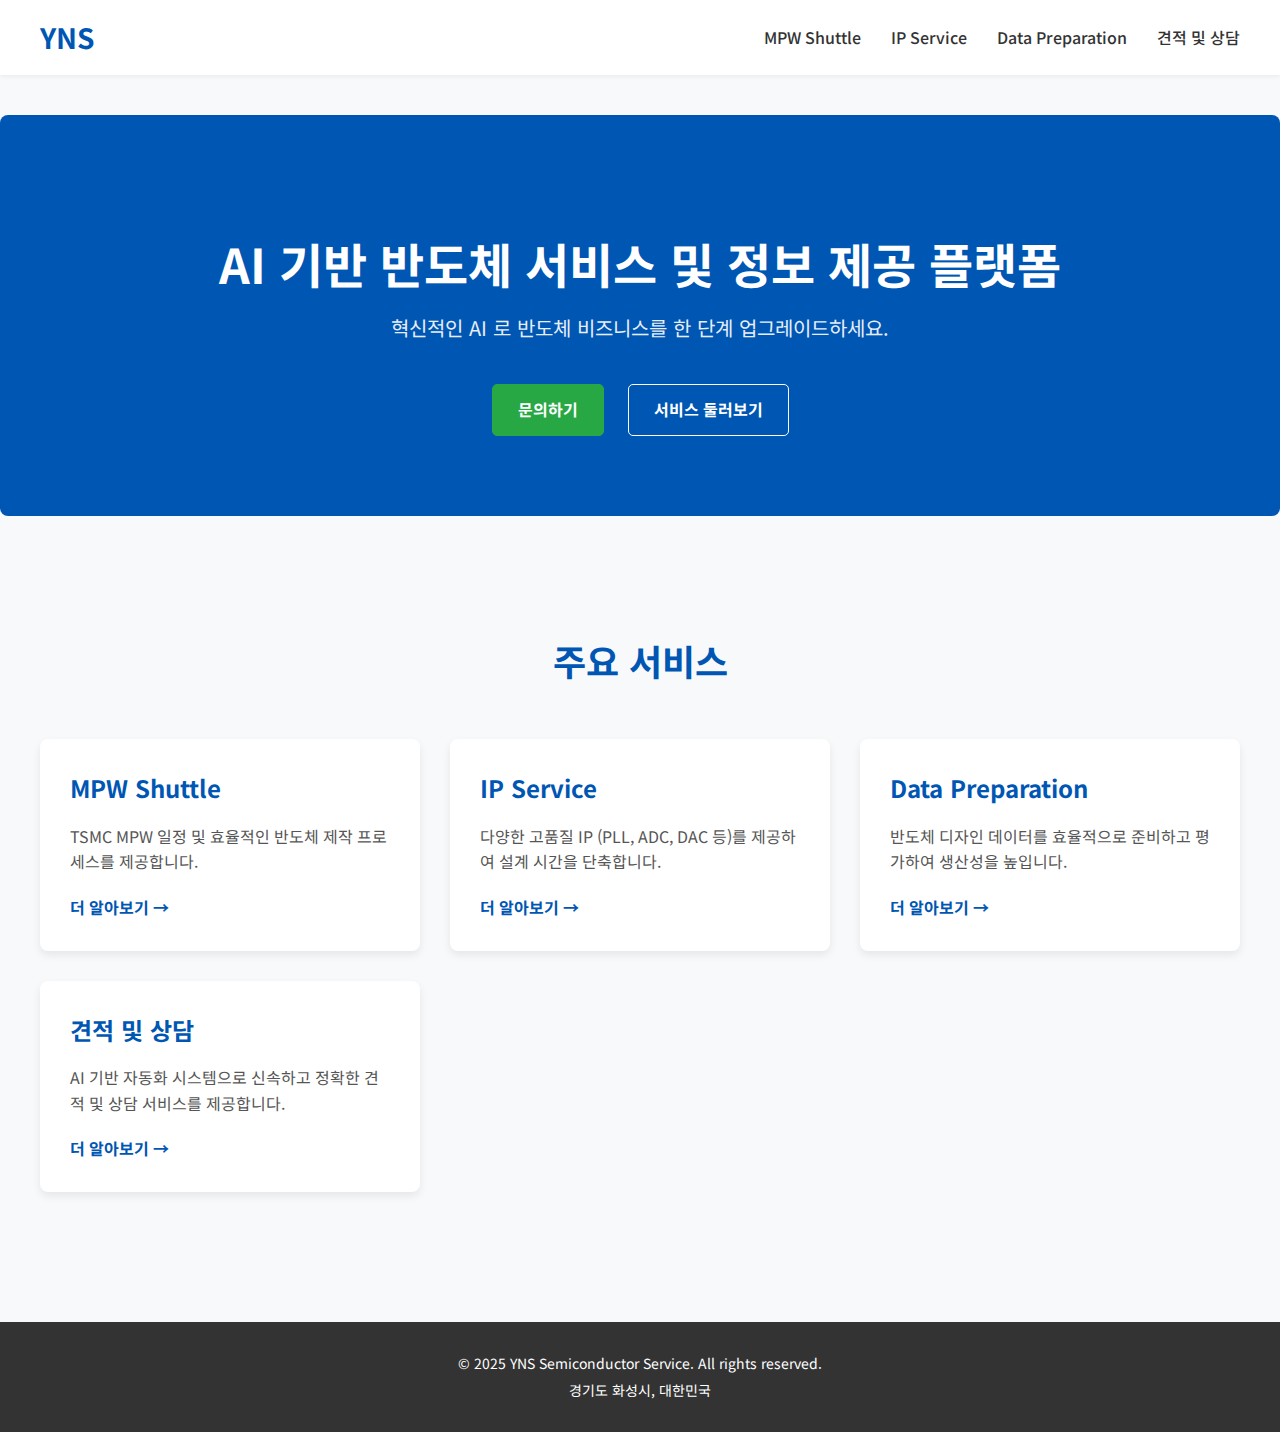
<file: index.html>
<!DOCTYPE html>
<html lang="ko">
<head>
    <meta charset="UTF-8">
    <meta name="viewport" content="width=device-width, initial-scale=1.0">
    <title>YNS 반도체 서비스 플랫폼</title>
    <link rel="stylesheet" href="style.css">
    <link href="https://fonts.googleapis.com/css2?family=Noto+Sans+KR:wght@400;700&display=swap" rel="stylesheet">
</head>
<body>
    <header>
        <div class="container">
            <h1 class="logo"><a href="index.html">YNS</a></h1>
            <nav>
                <ul>
                    <li><a href="mpw.html">MPW Shuttle</a></li>
                    <li><a href="ip.html">IP Service</a></li>
                    <li><a href="data-prep.html">Data Preparation</a></li>
                    <li><a href="contact.html">견적 및 상담</a></li>
                </ul>
            </nav>
        </div>
    </header>

    <main>
        <section class="hero">
            <div class="container">
                <h2>AI 기반 반도체 서비스 및 정보 제공 플랫폼</h2>
                <p>혁신적인 AI 로 반도체 비즈니스를 한 단계 업그레이드하세요.</p>
                <div class="cta-buttons">
                    <a href="contact.html" class="btn primary">문의하기</a>
                    <a href="mpw.html" class="btn secondary">서비스 둘러보기</a>
                </div>
            </div>
        </section>

        <section class="features">
            <div class="container">
                <h3>주요 서비스</h3>
                <div class="feature-grid">
                    <div class="feature-item">
                        <h4>MPW Shuttle</h4>
                        <p>TSMC MPW 일정 및 효율적인 반도체 제작 프로세스를 제공합니다.</p>
                        <a href="mpw.html" class="link-more">더 알아보기 &rarr;</a>
                    </div>
                    <div class="feature-item">
                        <h4>IP Service</h4>
                        <p>다양한 고품질 IP (PLL, ADC, DAC 등)를 제공하여 설계 시간을 단축합니다.</p>
                        <a href="ip.html" class="link-more">더 알아보기 &rarr;</a>
                    </div>
                    <div class="feature-item">
                        <h4>Data Preparation</h4>
                        <p>반도체 디자인 데이터를 효율적으로 준비하고 평가하여 생산성을 높입니다.</p>
                        <a href="data-prep.html" class="link-more">더 알아보기 &rarr;</a>
                    </div>
                    <div class="feature-item">
                        <h4>견적 및 상담</h4>
                        <p>AI 기반 자동화 시스템으로 신속하고 정확한 견적 및 상담 서비스를 제공합니다.</p>
                        <a href="contact.html" class="link-more">더 알아보기 &rarr;</a>
                    </div>
                </div>
            </div>
        </section>
    </main>

    <footer>
        <div class="container">
            <p>&copy; 2025 YNS Semiconductor Service. All rights reserved.</p>
            <p>경기도 화성시, 대한민국</p>
        </div>
    </footer>
</body>
</html>
</file>
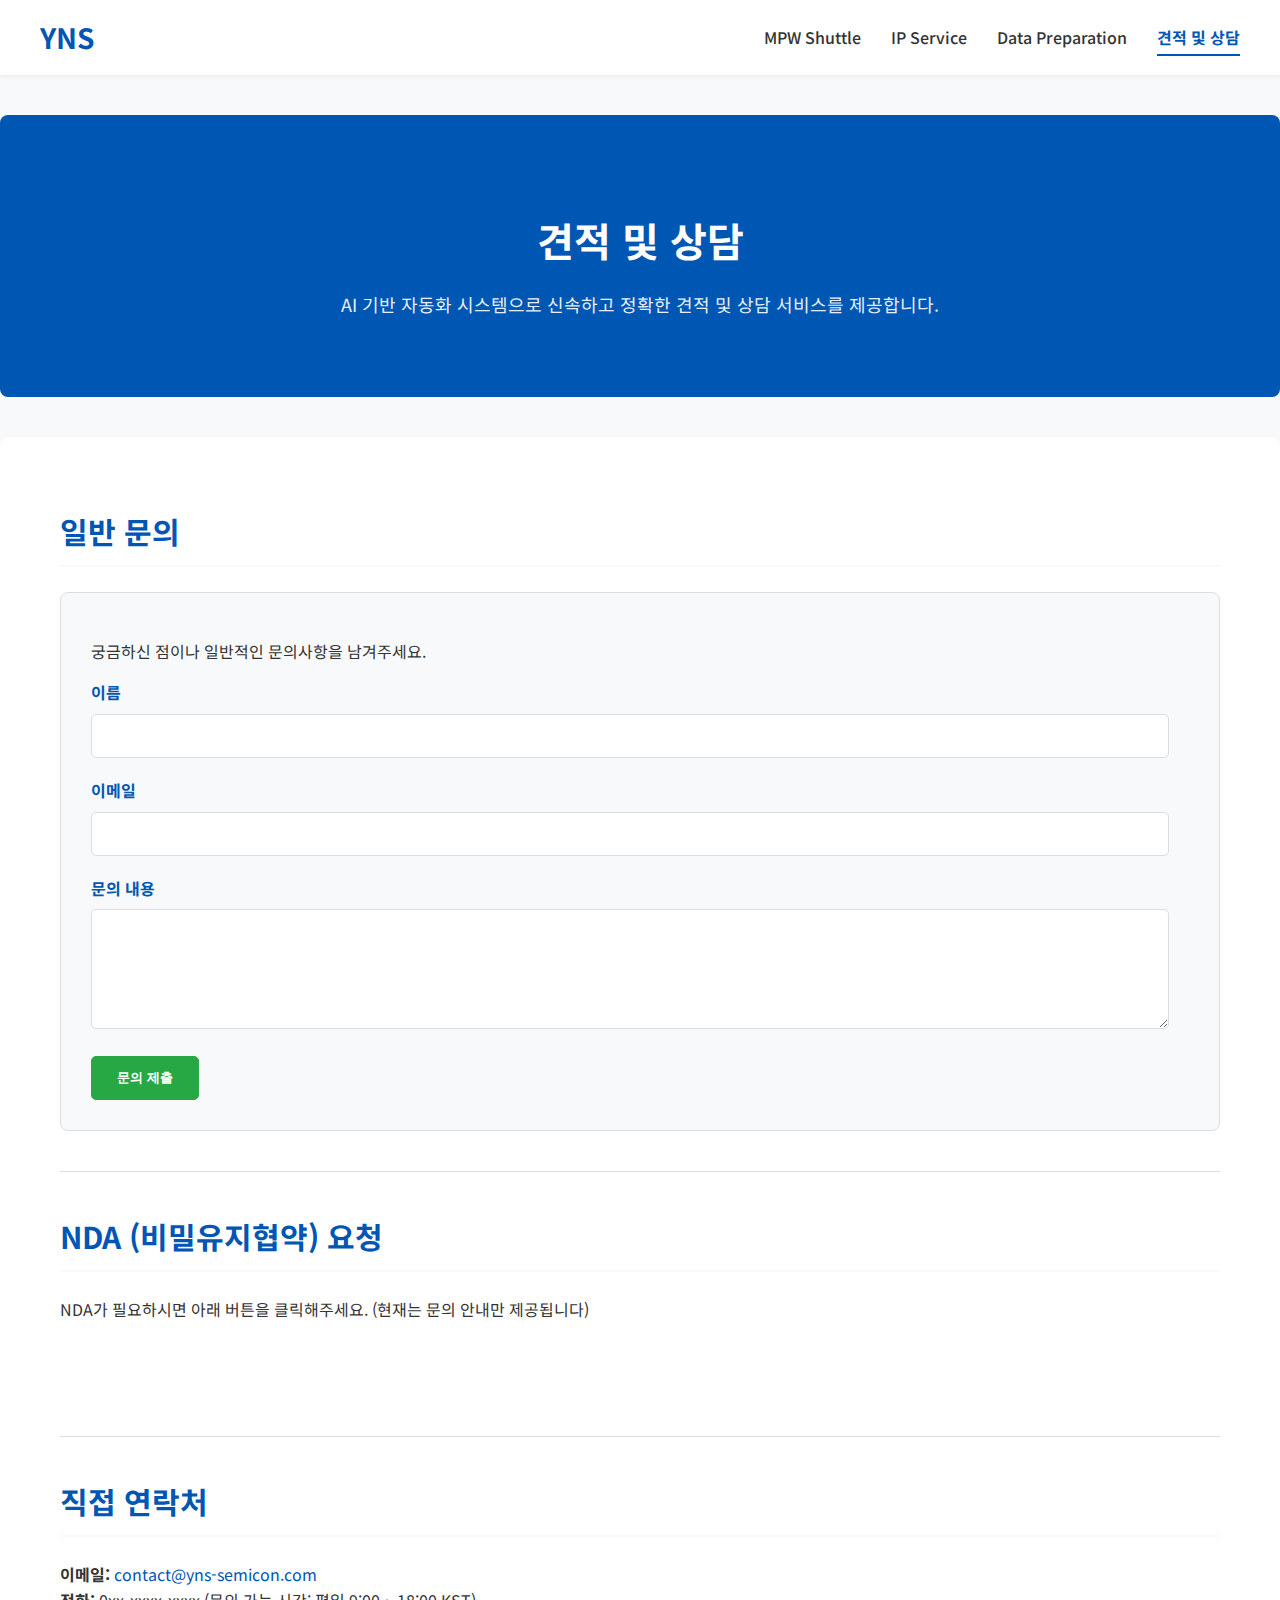
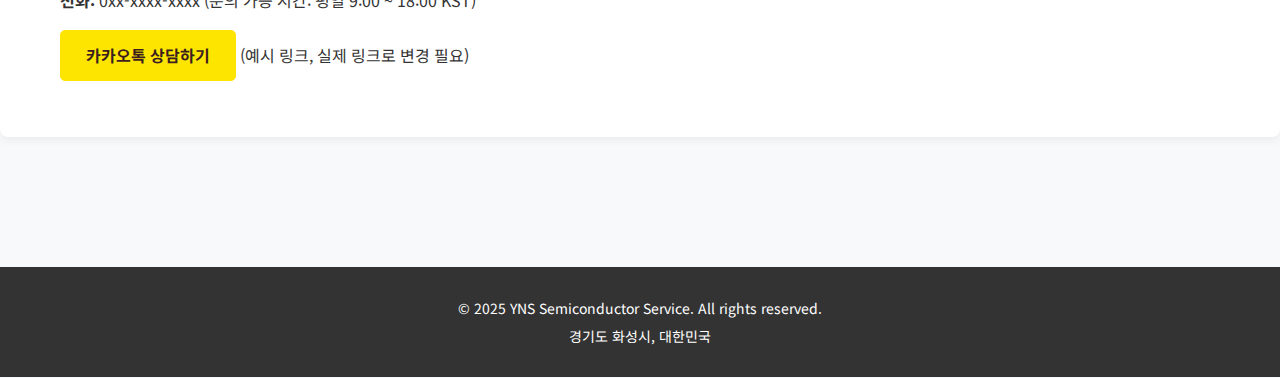
<file: contact.html>
<!DOCTYPE html>
<html lang="ko">
<head>
    <meta charset="UTF-8">
    <meta name="viewport" content="width=device-width, initial-scale=1.0">
    <title>견적 및 상담 - YNS 반도체 서비스 플랫폼</title>
    <link rel="stylesheet" href="style.css">
    <link href="https://fonts.googleapis.com/css2?family=Noto+Sans+KR:wght@400;700&display=swap" rel="stylesheet">
</head>
<body>
    <header>
        <div class="container">
            <h1 class="logo"><a href="index.html">YNS</a></h1>
            <nav>
                <ul>
                    <li><a href="mpw.html">MPW Shuttle</a></li>
                    <li><a href="ip.html">IP Service</a></li>
                    <li><a href="data-prep.html">Data Preparation</a></li>
                    <li><a href="contact.html" class="current">견적 및 상담</a></li>
                </ul>
            </nav>
        </div>
    </header>

    <main>
        <section class="page-header">
            <div class="container">
                <h2>견적 및 상담</h2>
                <p>AI 기반 자동화 시스템으로 신속하고 정확한 견적 및 상담 서비스를 제공합니다.</p>
            </div>
        </section>

        <section class="content-section">
            <div class="container">
                <h3>일반 문의</h3>
                <form class="contact-form" action="javascript:void(0);" onsubmit="alert('문의가 접수되었습니다. 담당자가 곧 연락드리겠습니다.'); this.reset();">
                    <p>궁금하신 점이나 일반적인 문의사항을 남겨주세요.</p>
                    <div class="form-group">
                        <label for="name">이름</label>
                        <input type="text" id="name" name="name" required>
                    </div>
                    <div class="form-group">
                        <label for="email">이메일</label>
                        <input type="email" id="email" name="email" required>
                    </div>
                    <div class="form-group">
                        <label for="message">문의 내용</label>
                        <textarea id="message" name="message" rows="5" required></textarea>
                    </div>
                    <button type="submit" class="btn primary">문의 제출</button>
                </form>

                <hr class="divider">

                <h3>NDA (비밀유지협약) 요청</h3>
                <p>NDA가 필요하시면 아래 버튼을 클릭해주세요. (현재는 문의 안내만 제공됩니다)</p>
                <div class="center-btn">
                    <button onclick="alert('NDA 전자서명 기능은 현재 준비 중입니다. 자세한 내용은 문의하기를 이용해주세요.');" class="btn secondary">NDA 요청</button>
                </div>

                <hr class="divider">

                <h3>직접 연락처</h3>
                <p>
                    <strong>이메일:</strong> <a href="mailto:contact@yns-semicon.com">contact@yns-semicon.com</a><br>
                    <strong>전화:</strong> 0xx-xxxx-xxxx (문의 가능 시간: 평일 9:00 ~ 18:00 KST)
                </p>
                <p>
                    <a href="https://pf.kakao.com/_xxxxxx" target="_blank" class="btn kakao">카카오톡 상담하기</a> (예시 링크, 실제 링크로 변경 필요)
                </p>
            </div>
        </section>
    </main>

    <footer>
        <div class="container">
            <p>&copy; 2025 YNS Semiconductor Service. All rights reserved.</p>
            <p>경기도 화성시, 대한민국</p>
        </div>
    </footer>

    <script>
        // URL 파라미터에 따라 문의 폼에 기본값 설정 (선택 사항)
        document.addEventListener('DOMContentLoaded', function() {
            const params = new URLSearchParams(window.location.search);
            const service = params.get('service');
            if (service) {
                const messageField = document.getElementById('message');
                if (messageField) {
                    let defaultMessage = '';
                    switch(service) {
                        case 'mpw':
                            defaultMessage = 'MPW Shuttle 서비스 일정 및 상세 견적에 대해 문의드립니다.';
                            break;
                        case 'ip':
                            defaultMessage = 'IP 카탈로그 및 Datasheet, 시뮬레이션 환경에 대해 문의드립니다.';
                            break;
                        case 'data-prep':
                            defaultMessage = 'Data Preparation 서비스 및 파일 업로드 방법에 대해 문의드립니다.';
                            break;
                    }
                    messageField.value = defaultMessage;
                }
            }
        });
    </script>
</body>
</html>
</file>
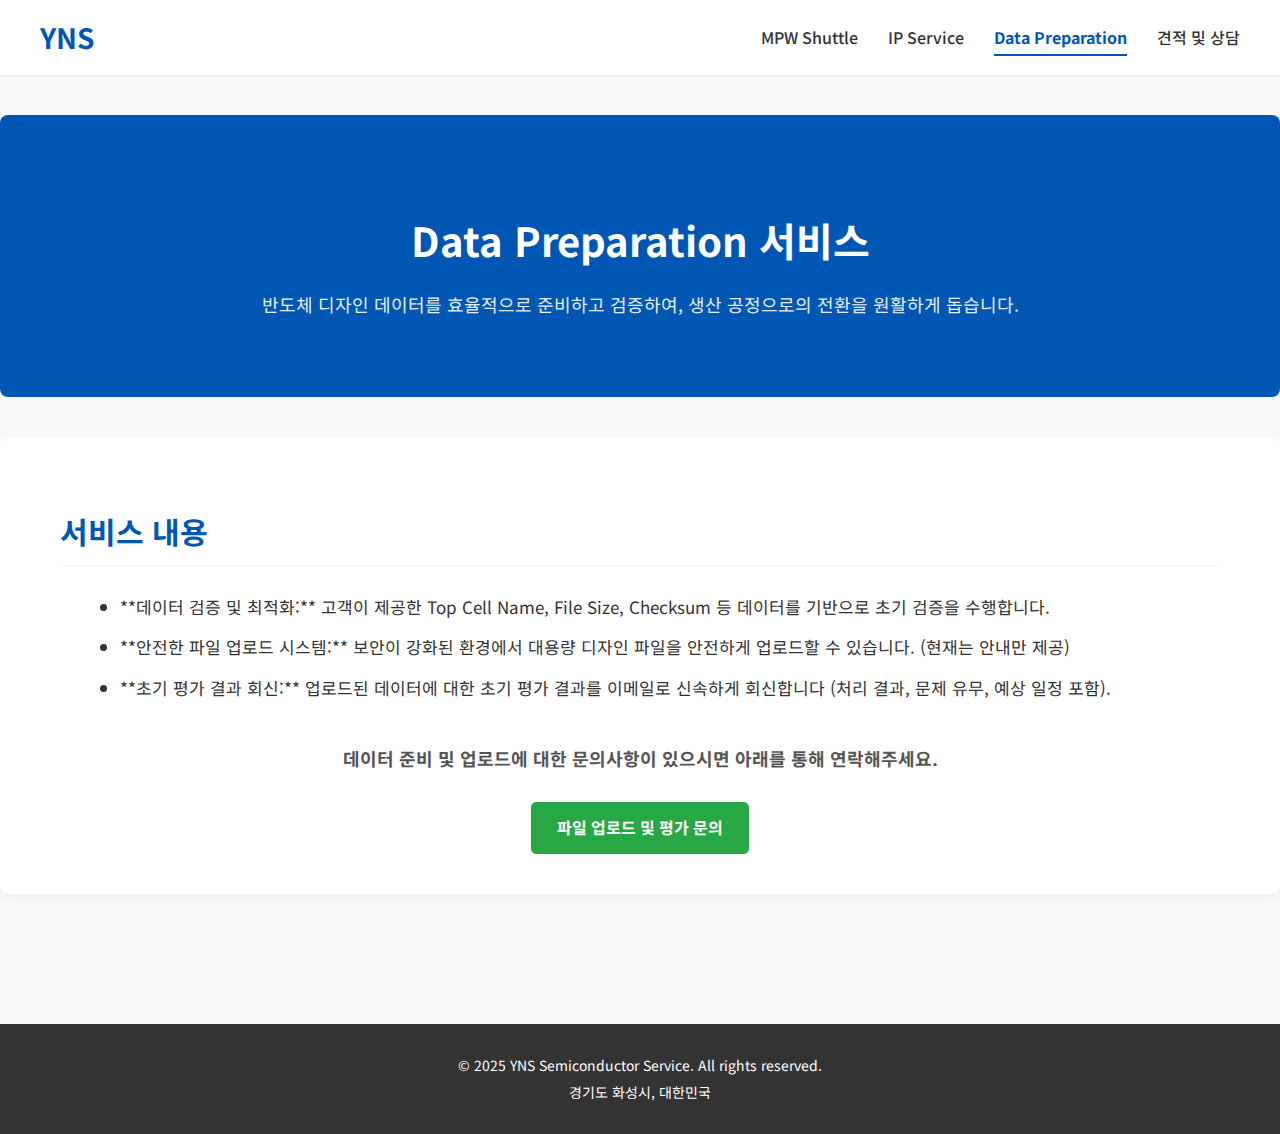
<file: data-prep.html>
<!DOCTYPE html>
<html lang="ko">
<head>
    <meta charset="UTF-8">
    <meta name="viewport" content="width=device-width, initial-scale=1.0">
    <title>Data Preparation - YNS 반도체 서비스 플랫폼</title>
    <link rel="stylesheet" href="style.css">
    <link href="https://fonts.googleapis.com/css2?family=Noto+Sans+KR:wght@400;700&display=swap" rel="stylesheet">
</head>
<body>
    <header>
        <div class="container">
            <h1 class="logo"><a href="index.html">YNS</a></h1>
            <nav>
                <ul>
                    <li><a href="mpw.html">MPW Shuttle</a></li>
                    <li><a href="ip.html">IP Service</a></li>
                    <li><a href="data-prep.html" class="current">Data Preparation</a></li>
                    <li><a href="contact.html">견적 및 상담</a></li>
                </ul>
            </nav>
        </div>
    </header>

    <main>
        <section class="page-header">
            <div class="container">
                <h2>Data Preparation 서비스</h2>
                <p>반도체 디자인 데이터를 효율적으로 준비하고 검증하여, 생산 공정으로의 전환을 원활하게 돕습니다.</p>
            </div>
        </section>

        <section class="content-section">
            <div class="container">
                <h3>서비스 내용</h3>
                <ul>
                    <li>**데이터 검증 및 최적화:** 고객이 제공한 Top Cell Name, File Size, Checksum 등 데이터를 기반으로 초기 검증을 수행합니다.</li>
                    <li>**안전한 파일 업로드 시스템:** 보안이 강화된 환경에서 대용량 디자인 파일을 안전하게 업로드할 수 있습니다. (현재는 안내만 제공)</li>
                    <li>**초기 평가 결과 회신:** 업로드된 데이터에 대한 초기 평가 결과를 이메일로 신속하게 회신합니다 (처리 결과, 문제 유무, 예상 일정 포함).</li>
                </ul>
                <p class="cta-text">데이터 준비 및 업로드에 대한 문의사항이 있으시면 아래를 통해 연락해주세요.</p>
                <div class="center-btn">
                    <a href="contact.html?service=data-prep" class="btn primary">파일 업로드 및 평가 문의</a>
                </div>
            </div>
        </section>
    </main>

    <footer>
        <div class="container">
            <p>&copy; 2025 YNS Semiconductor Service. All rights reserved.</p>
            <p>경기도 화성시, 대한민국</p>
        </div>
    </footer>
</body>
</html>
</file>
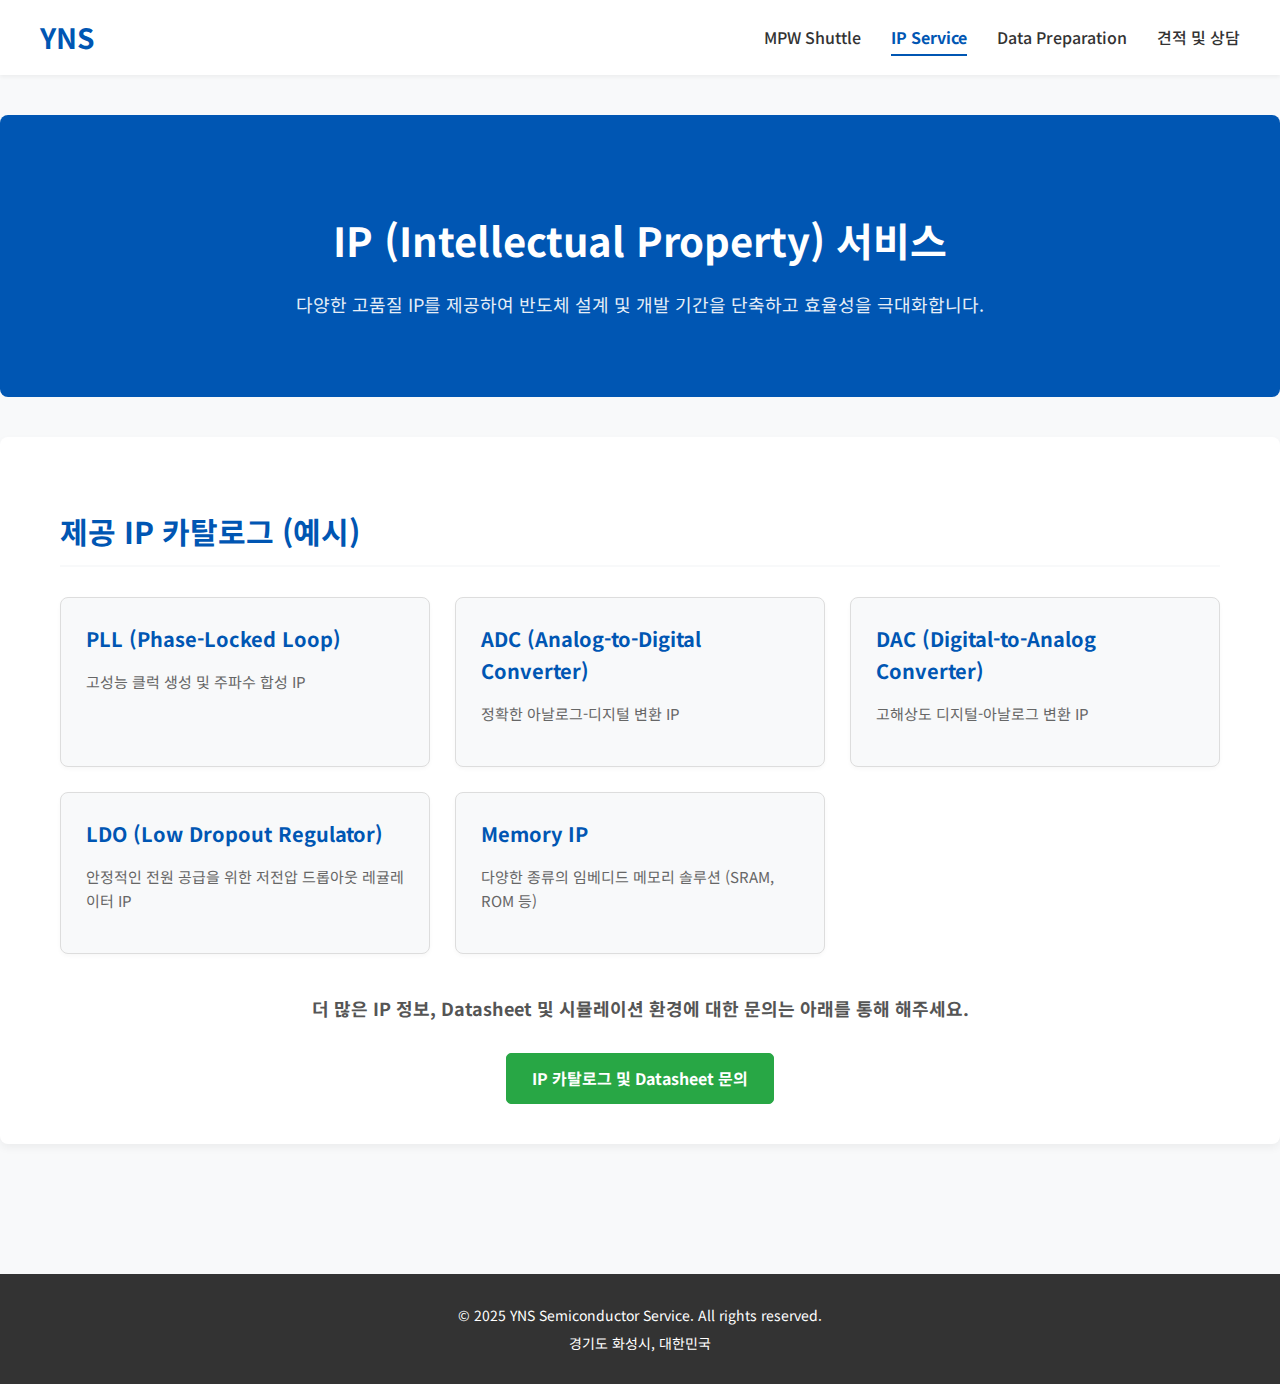
<file: ip.html>
<!DOCTYPE html>
<html lang="ko">
<head>
    <meta charset="UTF-8">
    <meta name="viewport" content="width=device-width, initial-scale=1.0">
    <title>IP Service - YNS 반도체 서비스 플랫폼</title>
    <link rel="stylesheet" href="style.css">
    <link href="https://fonts.googleapis.com/css2?family=Noto+Sans+KR:wght@400;700&display=swap" rel="stylesheet">
</head>
<body>
    <header>
        <div class="container">
            <h1 class="logo"><a href="index.html">YNS</a></h1>
            <nav>
                <ul>
                    <li><a href="mpw.html">MPW Shuttle</a></li>
                    <li><a href="ip.html" class="current">IP Service</a></li>
                    <li><a href="data-prep.html">Data Preparation</a></li>
                    <li><a href="contact.html">견적 및 상담</a></li>
                </ul>
            </nav>
        </div>
    </header>

    <main>
        <section class="page-header">
            <div class="container">
                <h2>IP (Intellectual Property) 서비스</h2>
                <p>다양한 고품질 IP를 제공하여 반도체 설계 및 개발 기간을 단축하고 효율성을 극대화합니다.</p>
            </div>
        </section>

        <section class="content-section">
            <div class="container">
                <h3>제공 IP 카탈로그 (예시)</h3>
                <div class="ip-list">
                    <div class="ip-item">
                        <h4>PLL (Phase-Locked Loop)</h4>
                        <p>고성능 클럭 생성 및 주파수 합성 IP</p>
                    </div>
                    <div class="ip-item">
                        <h4>ADC (Analog-to-Digital Converter)</h4>
                        <p>정확한 아날로그-디지털 변환 IP</p>
                    </div>
                    <div class="ip-item">
                        <h4>DAC (Digital-to-Analog Converter)</h4>
                        <p>고해상도 디지털-아날로그 변환 IP</p>
                    </div>
                    <div class="ip-item">
                        <h4>LDO (Low Dropout Regulator)</h4>
                        <p>안정적인 전원 공급을 위한 저전압 드롭아웃 레귤레이터 IP</p>
                    </div>
                    <div class="ip-item">
                        <h4>Memory IP</h4>
                        <p>다양한 종류의 임베디드 메모리 솔루션 (SRAM, ROM 등)</p>
                    </div>
                </div>
                <p class="cta-text">더 많은 IP 정보, Datasheet 및 시뮬레이션 환경에 대한 문의는 아래를 통해 해주세요.</p>
                <div class="center-btn">
                    <a href="contact.html?service=ip" class="btn primary">IP 카탈로그 및 Datasheet 문의</a>
                </div>
            </div>
        </section>
    </main>

    <footer>
        <div class="container">
            <p>&copy; 2025 YNS Semiconductor Service. All rights reserved.</p>
            <p>경기도 화성시, 대한민국</p>
        </div>
    </footer>
</body>
</html>
</file>
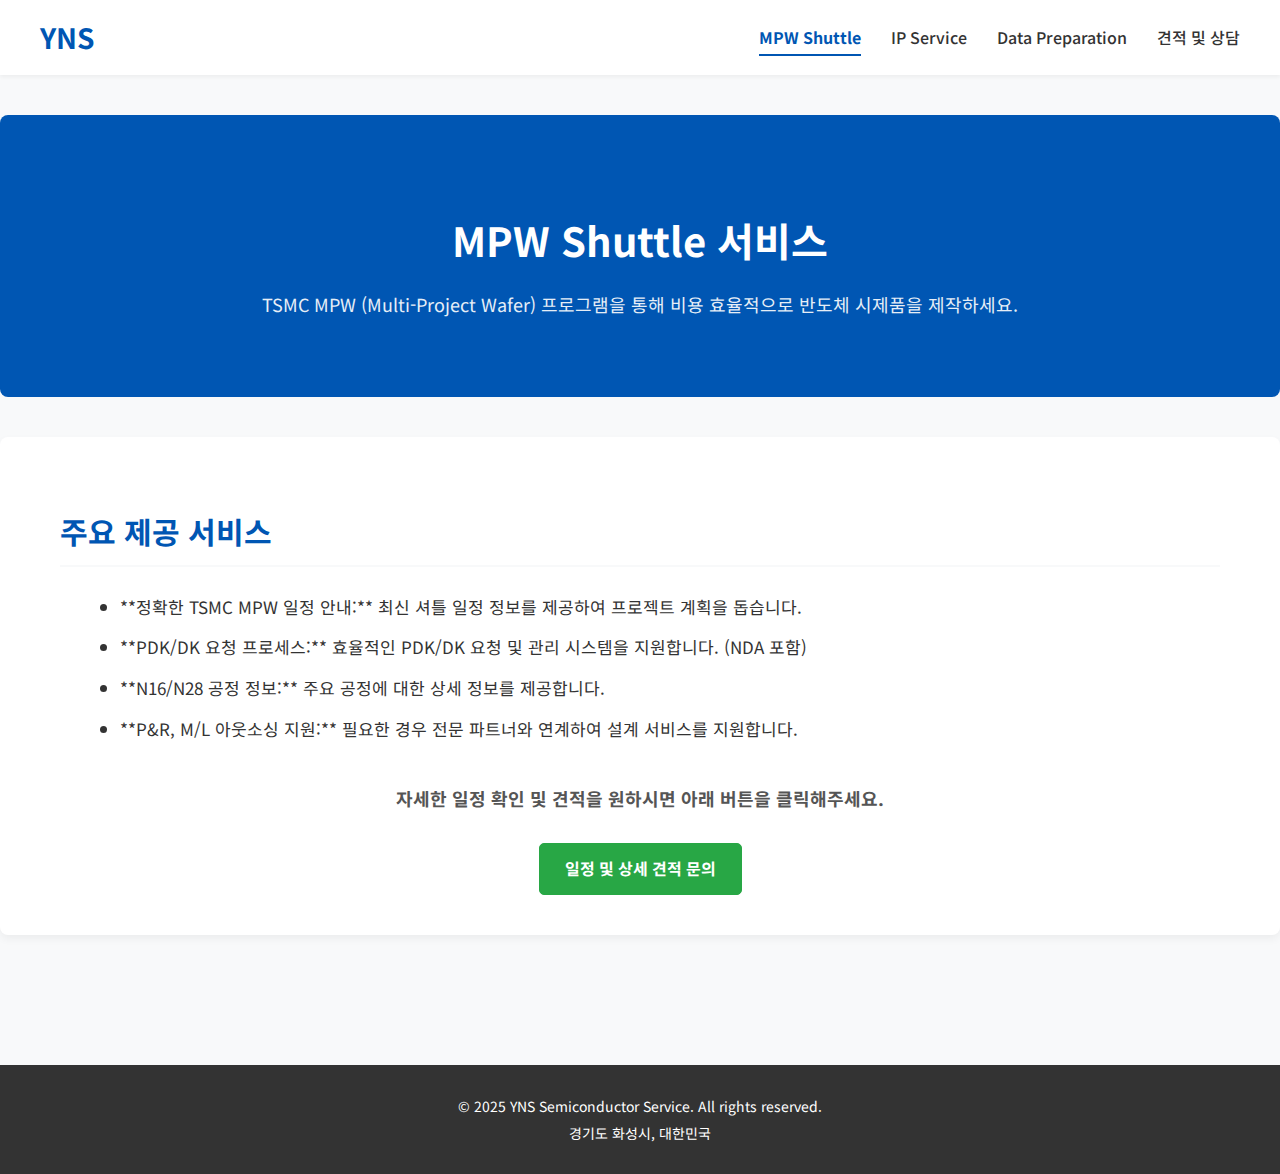
<file: mpw.html>
<!DOCTYPE html>
<html lang="ko">
<head>
    <meta charset="UTF-8">
    <meta name="viewport" content="width=device-width, initial-scale=1.0">
    <title>MPW Shuttle - YNS 반도체 서비스 플랫폼</title>
    <link rel="stylesheet" href="style.css">
    <link href="https://fonts.googleapis.com/css2?family=Noto+Sans+KR:wght@400;700&display=swap" rel="stylesheet">
</head>
<body>
    <header>
        <div class="container">
            <h1 class="logo"><a href="index.html">YNS</a></h1>
            <nav>
                <ul>
                    <li><a href="mpw.html" class="current">MPW Shuttle</a></li>
                    <li><a href="ip.html">IP Service</a></li>
                    <li><a href="data-prep.html">Data Preparation</a></li>
                    <li><a href="contact.html">견적 및 상담</a></li>
                </ul>
            </nav>
        </div>
    </header>

    <main>
        <section class="page-header">
            <div class="container">
                <h2>MPW Shuttle 서비스</h2>
                <p>TSMC MPW (Multi-Project Wafer) 프로그램을 통해 비용 효율적으로 반도체 시제품을 제작하세요.</p>
            </div>
        </section>

        <section class="content-section">
            <div class="container">
                <h3>주요 제공 서비스</h3>
                <ul>
                    <li>**정확한 TSMC MPW 일정 안내:** 최신 셔틀 일정 정보를 제공하여 프로젝트 계획을 돕습니다.</li>
                    <li>**PDK/DK 요청 프로세스:** 효율적인 PDK/DK 요청 및 관리 시스템을 지원합니다. (NDA 포함)</li>
                    <li>**N16/N28 공정 정보:** 주요 공정에 대한 상세 정보를 제공합니다.</li>
                    <li>**P&R, M/L 아웃소싱 지원:** 필요한 경우 전문 파트너와 연계하여 설계 서비스를 지원합니다.</li>
                </ul>
                <p class="cta-text">자세한 일정 확인 및 견적을 원하시면 아래 버튼을 클릭해주세요.</p>
                <div class="center-btn">
                    <a href="contact.html?service=mpw" class="btn primary">일정 및 상세 견적 문의</a>
                </div>
            </div>
        </section>
    </main>

    <footer>
        <div class="container">
            <p>&copy; 2025 YNS Semiconductor Service. All rights reserved.</p>
            <p>경기도 화성시, 대한민국</p>
        </div>
    </footer>
</body>
</html>
</file>
<file: style.css>
/* 기본 설정 */
:root {
    --primary-color: #0056b3; /* YNS 브랜드 색상 (진한 파랑) */
    --secondary-color: #6c757d; /* 보조 색상 (회색) */
    --accent-color: #28a745; /* 강조 색상 (녹색) */
    --text-color: #333;
    --light-bg: #f8f9fa;
    --white: #fff;
    --border-color: #ddd;
}

body {
    font-family: 'Noto Sans KR', sans-serif;
    margin: 0;
    padding: 0;
    line-height: 1.6;
    color: var(--text-color);
    background-color: var(--light-bg);
}

.container {
    max-width: 1200px;
    margin: 0 auto;
    padding: 0 20px;
}

a {
    color: var(--primary-color);
    text-decoration: none;
}

a:hover {
    text-decoration: underline;
}

/* 헤더 */
header {
    background-color: var(--white);
    padding: 15px 0;
    box-shadow: 0 2px 4px rgba(0, 0, 0, 0.05);
}

header .container {
    display: flex;
    justify-content: space-between;
    align-items: center;
}

.logo {
    margin: 0;
    font-size: 28px;
    font-weight: 700;
}

.logo a {
    color: var(--primary-color);
    text-decoration: none;
}

nav ul {
    list-style: none;
    margin: 0;
    padding: 0;
    display: flex;
}

nav ul li {
    margin-left: 30px;
}

nav ul li a {
    color: var(--text-color);
    font-weight: 500;
    padding: 5px 0;
    position: relative;
    transition: color 0.3s ease;
}

nav ul li a:hover {
    color: var(--primary-color);
}

nav ul li a.current {
    color: var(--primary-color);
    font-weight: 700;
    border-bottom: 2px solid var(--primary-color);
}

/* 메인 섹션 */
main {
    padding: 40px 0;
}

.hero {
    background-color: var(--primary-color);
    color: var(--white);
    padding: 80px 0;
    text-align: center;
    border-radius: 8px;
    margin-bottom: 40px;
}

.hero h2 {
    font-size: 48px;
    margin-bottom: 20px;
    line-height: 1.2;
}

.hero p {
    font-size: 20px;
    margin-bottom: 40px;
    opacity: 0.9;
}

.cta-buttons .btn {
    margin: 0 10px;
}

.btn {
    display: inline-block;
    padding: 12px 25px;
    border-radius: 5px;
    font-weight: 700;
    text-decoration: none;
    transition: background-color 0.3s ease, transform 0.2s ease;
}

.btn.primary {
    background-color: var(--accent-color);
    color: var(--white);
    border: 1px solid var(--accent-color);
}

.btn.primary:hover {
    background-color: #218838; /* Darker accent */
    transform: translateY(-2px);
}

.btn.secondary {
    background-color: transparent;
    color: var(--white);
    border: 1px solid var(--white);
}

.btn.secondary:hover {
    background-color: rgba(255, 255, 255, 0.1);
    transform: translateY(-2px);
}

.btn.kakao {
    background-color: #FEE500; /* KakaoTalk Yellow */
    color: #3C1E1E;
    border: 1px solid #FEE500;
}

.btn.kakao:hover {
    background-color: #FFDE00;
    transform: translateY(-2px);
}

.features {
    padding: 40px 0;
    text-align: center;
}

.features h3 {
    font-size: 36px;
    margin-bottom: 50px;
    color: var(--primary-color);
}

.feature-grid {
    display: grid;
    grid-template-columns: repeat(auto-fit, minmax(280px, 1fr));
    gap: 30px;
}

.feature-item {
    background-color: var(--white);
    padding: 30px;
    border-radius: 8px;
    box-shadow: 0 4px 8px rgba(0, 0, 0, 0.08);
    text-align: left;
    transition: transform 0.3s ease;
}

.feature-item:hover {
    transform: translateY(-10px);
}

.feature-item h4 {
    font-size: 24px;
    color: var(--primary-color);
    margin-top: 0;
    margin-bottom: 15px;
}

.feature-item p {
    font-size: 16px;
    margin-bottom: 20px;
    color: #555;
}

.link-more {
    font-weight: 700;
    display: inline-block;
}

/* 일반 페이지 헤더 */
.page-header {
    background-color: var(--primary-color);
    color: var(--white);
    padding: 60px 0;
    text-align: center;
    margin-bottom: 40px;
    border-radius: 8px;
}

.page-header h2 {
    font-size: 40px;
    margin-bottom: 15px;
}

.page-header p {
    font-size: 18px;
    opacity: 0.9;
}

.content-section {
    background-color: var(--white);
    padding: 40px;
    border-radius: 8px;
    box-shadow: 0 4px 8px rgba(0, 0, 0, 0.05);
    margin-bottom: 40px;
}

.content-section h3 {
    color: var(--primary-color);
    font-size: 30px;
    margin-bottom: 25px;
    border-bottom: 2px solid var(--light-bg);
    padding-bottom: 10px;
}

.content-section ul {
    list-style: disc;
    margin-left: 20px;
    margin-bottom: 30px;
}

.content-section ul li {
    margin-bottom: 10px;
    font-size: 17px;
    line-height: 1.8;
}

.cta-text {
    text-align: center;
    font-size: 18px;
    margin-top: 40px;
    margin-bottom: 20px;
    font-weight: 700;
    color: #555;
}

.center-btn {
    text-align: center;
    margin-top: 30px;
}

/* IP 리스트 */
.ip-list {
    display: grid;
    grid-template-columns: repeat(auto-fit, minmax(300px, 1fr));
    gap: 25px;
    margin-top: 30px;
}

.ip-item {
    background-color: var(--light-bg);
    border: 1px solid var(--border-color);
    border-radius: 8px;
    padding: 25px;
    box-shadow: 0 2px 4px rgba(0, 0, 0, 0.03);
}

.ip-item h4 {
    color: var(--primary-color);
    font-size: 20px;
    margin-top: 0;
    margin-bottom: 10px;
}

.ip-item p {
    font-size: 15px;
    color: #666;
}

/* 문의 폼 */
.contact-form {
    background-color: var(--light-bg);
    padding: 30px;
    border-radius: 8px;
    border: 1px solid var(--border-color);
}

.form-group {
    margin-bottom: 20px;
}

.form-group label {
    display: block;
    margin-bottom: 8px;
    font-weight: 700;
    color: var(--primary-color);
}

.form-group input[type="text"],
.form-group input[type="email"],
.form-group textarea {
    width: calc(100% - 20px);
    padding: 12px 10px;
    border: 1px solid var(--border-color);
    border-radius: 5px;
    font-size: 16px;
    box-sizing: border-box; /* 패딩이 너비에 포함되도록 */
}

.form-group textarea {
    resize: vertical;
    min-height: 120px;
}

.form-group input:focus,
.form-group textarea:focus {
    border-color: var(--primary-color);
    outline: none;
    box-shadow: 0 0 0 2px rgba(0, 86, 179, 0.2);
}

.divider {
    border: 0;
    height: 1px;
    background-color: var(--border-color);
    margin: 40px 0;
}


/* 푸터 */
footer {
    background-color: #333;
    color: var(--white);
    text-align: center;
    padding: 25px 0;
    font-size: 14px;
    margin-top: 50px;
}

footer p {
    margin: 5px 0;
}

/* 반응형 디자인 */
@media (max-width: 768px) {
    header .container {
        flex-direction: column;
    }

    nav ul {
        margin-top: 15px;
        flex-wrap: wrap;
        justify-content: center;
    }

    nav ul li {
        margin: 5px 15px;
    }

    .hero h2 {
        font-size: 36px;
    }

    .hero p {
        font-size: 18px;
    }

    .feature-grid {
        grid-template-columns: 1fr;
    }

    .page-header h2 {
        font-size: 32px;
    }

    .page-header p {
        font-size: 16px;
    }
}

@media (max-width: 480px) {
    .hero h2 {
        font-size: 28px;
    }

    .hero p {
        font-size: 16px;
    }

    .btn {
        padding: 10px 20px;
        font-size: 14px;
    }

    .cta-buttons {
        display: flex;
        flex-direction: column;
        align-items: center;
    }

    .cta-buttons .btn {
        margin: 10px 0;
        width: 80%; /* 버튼이 더 넓게 */
    }

    .features h3 {
        font-size: 28px;
    }

    .content-section h3 {
        font-size: 24px;
    }
}
</file>
